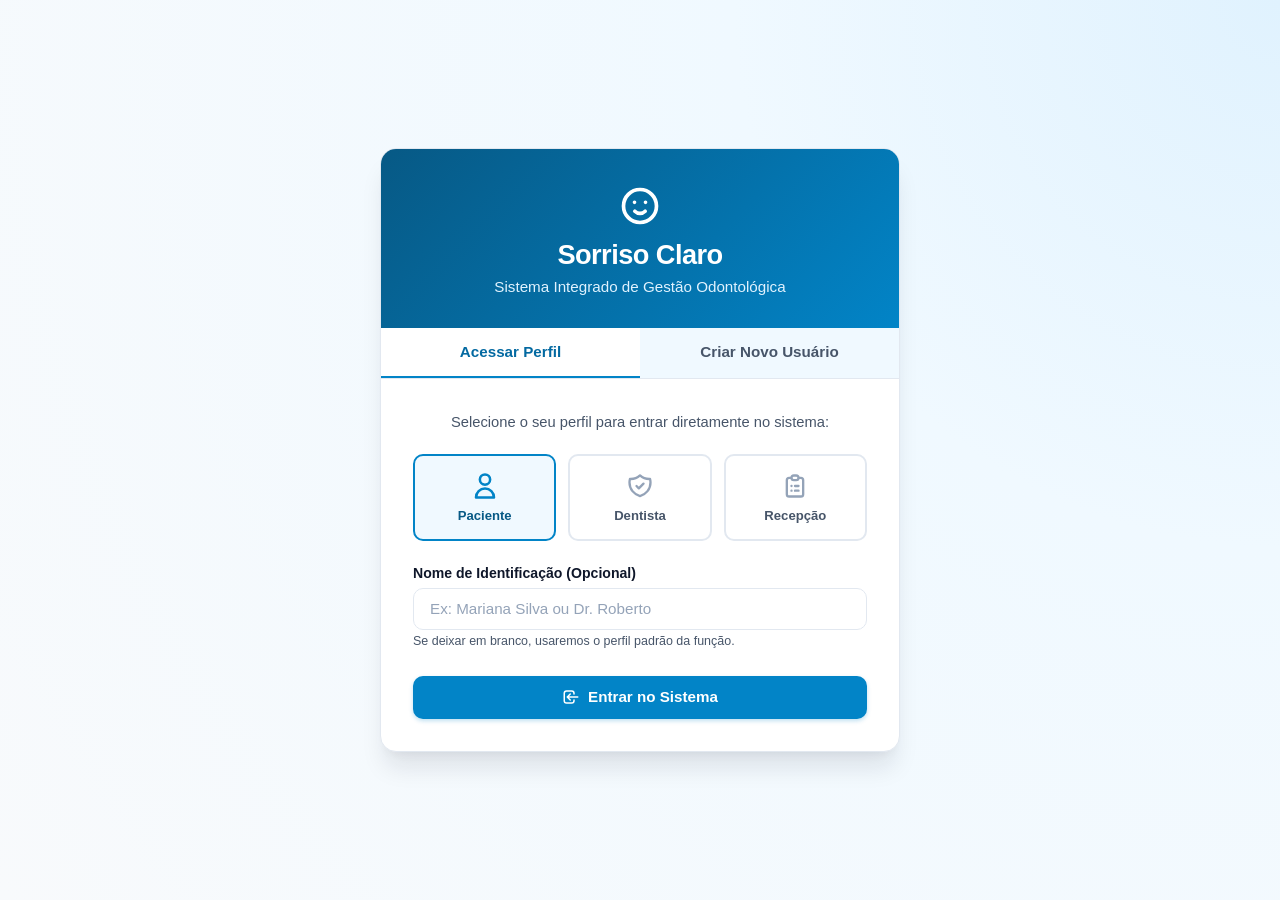
<file: src/main/resources/static/index.html>
<!DOCTYPE html>
<html lang="pt-BR">
<head>
  <meta charset="UTF-8">
  <meta name="viewport" content="width=device-width, initial-scale=1.0">
  <title>Login & Cadastro - Clínica Odontológica Sorriso Claro</title>
  <link rel="stylesheet" href="css/style.css">
  <link rel="icon" href="data:image/svg+xml,<svg xmlns=%22http://www.w3.org/2000/svg%22 viewBox=%220 0 24 24%22 fill=%22%230284c7%22><path d=%22M12 2C6.48 2 2 6.48 2 12s4.48 10 10 10 10-4.48 10-10S17.52 2 12 2zm0 18c-4.41 0-8-3.59-8-8s3.59-8 8-8 8 3.59 8 8-3.59 8-8 8zm-5-9c.83 0 1.5-.67 1.5-1.5S7.83 8 7 8s-1.5.67-1.5 1.5S6.17 11 7 11zm10 0c.83 0 1.5-.67 1.5-1.5S17.83 8 17 8s-1.5.67-1.5 1.5.67 1.5 1.5 1.5zm-5 6.5c2.33 0 4.31-1.46 5.11-3.5H6.89c.8 2.04 2.78 3.5 5.11 3.5z%22/></svg>">
</head>
<body class="auth-page">

  <div class="auth-container">
    
    <header class="auth-header">
      <div style="display:flex; justify-content:center; margin-bottom:0.5rem;">
        <svg width="44" height="44" fill="none" viewBox="0 0 24 24" stroke="currentColor">
          <path stroke-linecap="round" stroke-linejoin="round" stroke-width="2" d="M14.828 14.828a4 4 0 01-5.656 0M9 10h.01M15 10h.01M21 12a9 9 0 11-18 0 9 9 0 0118 0z" />
        </svg>
      </div>
      <h1>Sorriso Claro</h1>
      <p>Sistema Integrado de Gestão Odontológica</p>
    </header>

    
    <div class="auth-tabs">
      <button type="button" class="auth-tab-btn active" id="tab-btn-login" onclick="switchAuthTab('login')">
        Acessar Perfil
      </button>
      <button type="button" class="auth-tab-btn" id="tab-btn-register" onclick="switchAuthTab('register')">
        Criar Novo Usuário
      </button>
    </div>

    
    <div class="auth-body" id="tab-login">
      <p style="margin-bottom:1.25rem; font-size:0.92rem; text-align:center;">
        Selecione o seu perfil para entrar diretamente no sistema:
      </p>

      <form id="form-login" onsubmit="handleLoginSubmit(event)">
        <div class="role-selector">
          <label class="role-option">
            <input type="radio" name="login_role" value="paciente" checked>
            <div class="role-card">
              <svg fill="none" viewBox="0 0 24 24" stroke="currentColor">
                <path stroke-linecap="round" stroke-linejoin="round" stroke-width="2" d="M16 7a4 4 0 11-8 0 4 4 0 018 0zM12 14a7 7 0 00-7 7h14a7 7 0 00-7-7z" />
              </svg>
              <span>Paciente</span>
            </div>
          </label>

          <label class="role-option">
            <input type="radio" name="login_role" value="dentista">
            <div class="role-card">
              <svg fill="none" viewBox="0 0 24 24" stroke="currentColor">
                <path stroke-linecap="round" stroke-linejoin="round" stroke-width="2" d="M9 12l2 2 4-4m5.618-4.016A11.955 11.955 0 0112 2.944a11.955 11.955 0 01-8.618 3.04A12.02 12.02 0 003 9c0 5.591 3.824 10.29 9 11.622 5.176-1.332 9-6.03 9-11.622 0-1.042-.133-2.052-.382-3.016z" />
              </svg>
              <span>Dentista</span>
            </div>
          </label>

          <label class="role-option">
            <input type="radio" name="login_role" value="recepcionista">
            <div class="role-card">
              <svg fill="none" viewBox="0 0 24 24" stroke="currentColor">
                <path stroke-linecap="round" stroke-linejoin="round" stroke-width="2" d="M9 5H7a2 2 0 00-2 2v12a2 2 0 002 2h10a2 2 0 002-2V7a2 2 0 00-2-2h-2M9 5a2 2 0 002 2h2a2 2 0 002-2M9 5a2 2 0 012-2h2a2 2 0 012 2m-3 7h3m-3 4h3m-6-4h.01M9 16h.01" />
              </svg>
              <span>Recepção</span>
            </div>
          </label>
        </div>

        <div class="form-group">
          <label class="form-label" for="login-name">Nome de Identificação (Opcional)</label>
          <input type="text" id="login-name" class="form-control" placeholder="Ex: Mariana Silva ou Dr. Roberto">
          <small class="form-help">Se deixar em branco, usaremos o perfil padrão da função.</small>
        </div>

        <button type="submit" class="btn btn-primary" style="width:100%; margin-top:0.5rem;">
          <svg fill="none" viewBox="0 0 24 24" stroke="currentColor">
            <path stroke-linecap="round" stroke-linejoin="round" stroke-width="2" d="M11 16l-4-4m0 0l4-4m-4 4h14m-5 4v1a3 3 0 01-3 3H6a3 3 0 01-3-3V7a3 3 0 013-3h7a3 3 0 013 3v1" />
          </svg>
          Entrar no Sistema
        </button>
      </form>
    </div>

    
    <div class="auth-body" id="tab-register" style="display:none;">
      <p style="margin-bottom:1.25rem; font-size:0.92rem; text-align:center;">
        Selecione o tipo de usuário que deseja cadastrar na API:
      </p>

      <div class="role-selector" style="margin-bottom:1.25rem;">
        <label class="role-option">
          <input type="radio" name="register_role" value="paciente" checked onchange="updateRegisterFormFields()">
          <div class="role-card">
            <svg fill="none" viewBox="0 0 24 24" stroke="currentColor">
              <path stroke-linecap="round" stroke-linejoin="round" stroke-width="2" d="M16 7a4 4 0 11-8 0 4 4 0 018 0zM12 14a7 7 0 00-7 7h14a7 7 0 00-7-7z" />
            </svg>
            <span>Paciente</span>
          </div>
        </label>

        <label class="role-option">
          <input type="radio" name="register_role" value="dentista" onchange="updateRegisterFormFields()">
          <div class="role-card">
            <svg fill="none" viewBox="0 0 24 24" stroke="currentColor">
              <path stroke-linecap="round" stroke-linejoin="round" stroke-width="2" d="M9 12l2 2 4-4m5.618-4.016A11.955 11.955 0 0112 2.944a11.955 11.955 0 01-8.618 3.04A12.02 12.02 0 003 9c0 5.591 3.824 10.29 9 11.622 5.176-1.332 9-6.03 9-11.622 0-1.042-.133-2.052-.382-3.016z" />
            </svg>
            <span>Dentista</span>
          </div>
        </label>

        <label class="role-option">
          <input type="radio" name="register_role" value="recepcionista" onchange="updateRegisterFormFields()">
          <div class="role-card">
            <svg fill="none" viewBox="0 0 24 24" stroke="currentColor">
              <path stroke-linecap="round" stroke-linejoin="round" stroke-width="2" d="M9 5H7a2 2 0 00-2 2v12a2 2 0 002 2h10a2 2 0 002-2V7a2 2 0 00-2-2h-2M9 5a2 2 0 002 2h2a2 2 0 002-2M9 5a2 2 0 012-2h2a2 2 0 012 2m-3 7h3m-3 4h3m-6-4h.01M9 16h.01" />
            </svg>
            <span>Recepção</span>
          </div>
        </label>
      </div>

      
      <form id="form-register" onsubmit="handleRegisterSubmit(event)">
        <div id="dynamic-register-fields">
          
        </div>

        <div id="register-feedback" style="margin-top:1rem;"></div>

        <button type="submit" id="btn-submit-register" class="btn btn-primary" style="width:100%; margin-top:0.75rem;">
          <svg fill="none" viewBox="0 0 24 24" stroke="currentColor">
            <path stroke-linecap="round" stroke-linejoin="round" stroke-width="2" d="M18 9v3m0 0v3m0-3h3m-3 0h-3m-2-5a4 4 0 11-8 0 4 4 0 018 0zM3 20a6 6 0 0112 0v1H3v-1z" />
          </svg>
          Cadastrar Usuário na API
        </button>
      </form>
    </div>
  </div>

  <script src="js/api.js"></script>
  <script src="js/ui.js"></script>
  <script src="js/login.js"></script>
</body>
</html>
</file>
<file: src/main/resources/static/css/style.css>
:root {
  
  --primary-900: #0c4a6e;
  --primary-800: #075985;
  --primary-700: #0369a1;
  --primary-600: #0284c7;
  --primary-500: #0ea5e9;
  --primary-400: #38bdf8;
  --primary-300: #7dd3fc;
  --primary-200: #bae6fd;
  --primary-100: #e0f2fe;
  --primary-50:  #f0f9ff;

  
  --bg-page: #f8fafc;
  --surface: #ffffff;
  --surface-alt: #f1f5f9;
  --surface-hover: #e2e8f0;
  --border-light: #e2e8f0;
  --border-focus: #38bdf8;

  
  --text-main: #0f172a;
  --text-muted: #475569;
  --text-light: #94a3b8;
  --text-inverse: #ffffff;

  
  --success: #059669;
  --success-bg: #ecfdf5;
  --success-border: #a7f3d0;

  --warning: #d97706;
  --warning-bg: #fffbeb;
  --warning-border: #fde68a;

  --danger: #dc2626;
  --danger-bg: #fef2f2;
  --danger-border: #fecaca;

  --info: #0284c7;
  --info-bg: #f0f9ff;
  --info-border: #bae6fd;

  
  --shadow-sm: 0 1px 2px 0 rgba(15, 23, 42, 0.05);
  --shadow-md: 0 4px 6px -1px rgba(15, 23, 42, 0.08), 0 2px 4px -2px rgba(15, 23, 42, 0.05);
  --shadow-lg: 0 10px 15px -3px rgba(15, 23, 42, 0.08), 0 4px 6px -4px rgba(15, 23, 42, 0.03);
  --shadow-xl: 0 20px 25px -5px rgba(15, 23, 42, 0.1), 0 8px 10px -6px rgba(15, 23, 42, 0.05);

  --radius-sm: 6px;
  --radius-md: 10px;
  --radius-lg: 16px;
  --radius-full: 9999px;

  
  --transition-fast: 0.18s cubic-bezier(0.4, 0, 0.2, 1);
  --transition-normal: 0.28s cubic-bezier(0.4, 0, 0.2, 1);
  --transition-slow: 0.45s cubic-bezier(0.4, 0, 0.2, 1);
}

*, *::before, *::after {
  box-sizing: border-box;
  margin: 0;
  padding: 0;
}

html {
  font-size: 16px;
  scroll-behavior: smooth;
  font-family: -apple-system, BlinkMacSystemFont, 'Segoe UI', Roboto, Helvetica, Arial, sans-serif;
  color: var(--text-main);
  background-color: var(--bg-page);
  -webkit-font-smoothing: antialiased;
}

body {
  min-height: 100vh;
  display: flex;
  flex-direction: column;
  background: linear-gradient(180deg, #f0f9ff 0%, #f8fafc 240px);
}

h1, h2, h3, h4 {
  color: var(--primary-900);
  font-weight: 700;
  line-height: 1.25;
  letter-spacing: -0.02em;
}

h1 { font-size: 2rem; }
h2 { font-size: 1.5rem; }
h3 { font-size: 1.25rem; }
h4 { font-size: 1.05rem; }

p {
  line-height: 1.6;
  color: var(--text-muted);
}

a {
  color: var(--primary-600);
  text-decoration: none;
  transition: color var(--transition-fast);
}

a:hover {
  color: var(--primary-800);
}

.site-header {
  position: sticky;
  top: 0;
  z-index: 50;
  background: rgba(255, 255, 255, 0.94);
  backdrop-filter: blur(12px);
  border-bottom: 1px solid var(--border-light);
  box-shadow: var(--shadow-sm);
  transition: all var(--transition-normal);
}

.header-container {
  max-width: 1240px;
  margin: 0 auto;
  padding: 0.85rem 1.5rem;
  display: flex;
  align-items: center;
  justify-content: space-between;
}

.brand-logo {
  display: flex;
  align-items: center;
  gap: 0.75rem;
  font-size: 1.25rem;
  font-weight: 800;
  color: var(--primary-800);
  text-decoration: none;
}

.brand-logo svg {
  width: 32px;
  height: 32px;
  color: var(--primary-600);
  filter: drop-shadow(0 2px 4px rgba(2, 132, 199, 0.2));
  transition: transform var(--transition-normal);
}

.brand-logo:hover svg {
  transform: rotate(-8deg) scale(1.05);
}

.nav-links {
  display: flex;
  align-items: center;
  gap: 0.5rem;
  list-style: none;
}

.nav-item a {
  display: flex;
  align-items: center;
  gap: 0.4rem;
  padding: 0.55rem 0.95rem;
  font-size: 0.92rem;
  font-weight: 600;
  color: var(--text-muted);
  border-radius: var(--radius-md);
  transition: all var(--transition-fast);
}

.nav-item a:hover {
  color: var(--primary-700);
  background-color: var(--primary-50);
}

.nav-item.active a {
  color: var(--primary-700);
  background-color: var(--primary-100);
  box-shadow: inset 0 0 0 1px var(--primary-200);
}

.user-badge-container {
  display: flex;
  align-items: center;
  gap: 0.75rem;
}

.user-role-badge {
  display: inline-flex;
  align-items: center;
  gap: 0.35rem;
  padding: 0.35rem 0.85rem;
  background-color: var(--primary-50);
  border: 1px solid var(--primary-200);
  color: var(--primary-800);
  border-radius: var(--radius-full);
  font-size: 0.82rem;
  font-weight: 700;
  text-transform: uppercase;
  letter-spacing: 0.04em;
}

.btn-logout {
  display: inline-flex;
  align-items: center;
  gap: 0.4rem;
  padding: 0.45rem 0.85rem;
  font-size: 0.85rem;
  font-weight: 600;
  color: var(--danger);
  background-color: var(--danger-bg);
  border: 1px solid var(--danger-border);
  border-radius: var(--radius-md);
  cursor: pointer;
  transition: all var(--transition-fast);
}

.btn-logout:hover {
  background-color: #fee2e2;
  transform: translateY(-1px);
}

.main-wrapper {
  flex: 1;
  max-width: 1240px;
  width: 100%;
  margin: 0 auto;
  padding: 2rem 1.5rem 3.5rem;
  animation: pageFadeIn var(--transition-normal);
}

@keyframes pageFadeIn {
  from {
    opacity: 0;
    transform: translateY(8px);
  }
  to {
    opacity: 1;
    transform: translateY(0);
  }
}

.page-hero {
  margin-bottom: 2rem;
  display: flex;
  flex-direction: column;
  gap: 0.5rem;
}

.page-hero .subtitle {
  font-size: 1.05rem;
  color: var(--text-muted);
}

.hero-actions {
  display: flex;
  align-items: center;
  gap: 0.75rem;
  margin-top: 0.75rem;
}

.grid-dashboard {
  display: grid;
  grid-template-columns: repeat(auto-fit, minmax(280px, 1fr));
  gap: 1.5rem;
  margin-bottom: 2rem;
}

.card {
  background: var(--surface);
  border: 1px solid var(--border-light);
  border-radius: var(--radius-lg);
  padding: 1.5rem;
  box-shadow: var(--shadow-sm);
  transition: transform var(--transition-normal), box-shadow var(--transition-normal), border-color var(--transition-normal);
  position: relative;
  overflow: hidden;
}

.card:hover {
  border-color: var(--primary-200);
  box-shadow: var(--shadow-md);
}

.card-header {
  display: flex;
  align-items: center;
  justify-content: space-between;
  margin-bottom: 1.25rem;
  padding-bottom: 0.75rem;
  border-bottom: 1px solid var(--border-light);
}

.card-title {
  font-size: 1.2rem;
  color: var(--primary-900);
  display: flex;
  align-items: center;
  gap: 0.5rem;
}

.card-title svg {
  color: var(--primary-600);
  width: 22px;
  height: 22px;
}

.stat-card {
  display: flex;
  align-items: center;
  gap: 1.25rem;
  background: var(--surface);
  border: 1px solid var(--border-light);
  border-radius: var(--radius-lg);
  padding: 1.25rem 1.5rem;
  box-shadow: var(--shadow-sm);
  transition: all var(--transition-normal);
}

.stat-card:hover {
  transform: translateY(-2px);
  box-shadow: var(--shadow-md);
  border-color: var(--primary-300);
}

.stat-icon {
  width: 52px;
  height: 52px;
  border-radius: var(--radius-md);
  background-color: var(--primary-50);
  color: var(--primary-600);
  display: flex;
  align-items: center;
  justify-content: center;
  flex-shrink: 0;
}

.stat-icon svg {
  width: 28px;
  height: 28px;
}

.stat-info .stat-value {
  font-size: 1.85rem;
  font-weight: 800;
  color: var(--primary-900);
  line-height: 1.1;
}

.stat-info .stat-label {
  font-size: 0.88rem;
  color: var(--text-muted);
  font-weight: 500;
}

.form-group {
  margin-bottom: 1.2rem;
  position: relative;
}

.form-label {
  display: block;
  font-size: 0.88rem;
  font-weight: 600;
  color: var(--text-main);
  margin-bottom: 0.4rem;
}

.form-label .required {
  color: var(--danger);
  margin-left: 2px;
}

.form-control {
  width: 100%;
  padding: 0.72rem 1rem;
  font-size: 0.95rem;
  color: var(--text-main);
  background-color: var(--surface);
  border: 1px solid var(--border-light);
  border-radius: var(--radius-md);
  outline: none;
  transition: border-color var(--transition-fast), box-shadow var(--transition-fast), background-color var(--transition-fast);
}

.form-control:focus {
  border-color: var(--primary-500);
  box-shadow: 0 0 0 3px rgba(14, 165, 233, 0.2);
  background-color: #fff;
}

.form-control::placeholder {
  color: var(--text-light);
}

select.form-control {
  appearance: none;
  background-image: url("data:image/svg+xml,%3Csvg xmlns='http://www.w3.org/2000/svg' fill='none' viewBox='0 0 24 24' stroke='%230284c7'%3E%3Cpath stroke-linecap='round' stroke-linejoin='round' stroke-width='2' d='M19 9l-7 7-7-7'%3E%3C/path%3E%3C/svg%3E");
  background-repeat: no-repeat;
  background-position: right 0.85rem center;
  background-size: 1.1rem;
  padding-right: 2.5rem;
  cursor: pointer;
}

textarea.form-control {
  min-height: 90px;
  resize: vertical;
}

.form-row {
  display: grid;
  grid-template-columns: repeat(auto-fit, minmax(220px, 1fr));
  gap: 1rem;
}

.form-help {
  display: block;
  font-size: 0.78rem;
  color: var(--text-muted);
  margin-top: 0.3rem;
}

.form-error-msg {
  display: none;
  font-size: 0.78rem;
  color: var(--danger);
  margin-top: 0.3rem;
  font-weight: 500;
}

.form-control.is-invalid {
  border-color: var(--danger);
  background-color: #fffafb;
}

.form-control.is-invalid + .form-error-msg {
  display: block;
}

.btn {
  display: inline-flex;
  align-items: center;
  justify-content: center;
  gap: 0.5rem;
  padding: 0.72rem 1.4rem;
  font-size: 0.95rem;
  font-weight: 600;
  border-radius: var(--radius-md);
  border: 1px solid transparent;
  cursor: pointer;
  transition: all var(--transition-fast);
  user-select: none;
  text-decoration: none;
  line-height: 1.2;
}

.btn:active {
  transform: translateY(1px);
}

.btn-primary {
  background-color: var(--primary-600);
  color: var(--text-inverse);
  box-shadow: 0 2px 4px rgba(2, 132, 199, 0.25);
}

.btn-primary:hover {
  background-color: var(--primary-700);
  box-shadow: 0 4px 8px rgba(2, 132, 199, 0.32);
  color: var(--text-inverse);
}

.btn-secondary {
  background-color: var(--primary-50);
  color: var(--primary-700);
  border-color: var(--primary-200);
}

.btn-secondary:hover {
  background-color: var(--primary-100);
  border-color: var(--primary-300);
  color: var(--primary-800);
}

.btn-outline {
  background-color: transparent;
  color: var(--text-muted);
  border-color: var(--border-light);
}

.btn-outline:hover {
  background-color: var(--surface-alt);
  color: var(--text-main);
  border-color: #cbd5e1;
}

.btn-danger {
  background-color: var(--danger);
  color: #fff;
}

.btn-danger:hover {
  background-color: #b91c1c;
}

.btn-sm {
  padding: 0.42rem 0.8rem;
  font-size: 0.82rem;
  border-radius: var(--radius-sm);
}

.btn-icon {
  width: 36px;
  height: 36px;
  padding: 0;
  border-radius: var(--radius-md);
  display: inline-flex;
  align-items: center;
  justify-content: center;
}

.btn svg {
  width: 18px;
  height: 18px;
  flex-shrink: 0;
}

.btn:disabled, .btn[disabled] {
  opacity: 0.6;
  cursor: not-allowed;
  pointer-events: none;
}

.table-responsive {
  width: 100%;
  overflow-x: auto;
  border-radius: var(--radius-lg);
  border: 1px solid var(--border-light);
  background: var(--surface);
  box-shadow: var(--shadow-sm);
}

.table-custom {
  width: 100%;
  border-collapse: collapse;
  text-align: left;
  font-size: 0.92rem;
}

.table-custom thead {
  background-color: var(--primary-50);
  border-bottom: 2px solid var(--primary-100);
}

.table-custom th {
  padding: 0.95rem 1.25rem;
  font-weight: 700;
  color: var(--primary-900);
  text-transform: uppercase;
  font-size: 0.78rem;
  letter-spacing: 0.04em;
}

.table-custom td {
  padding: 1rem 1.25rem;
  border-bottom: 1px solid var(--border-light);
  color: var(--text-main);
  vertical-align: middle;
}

.table-custom tbody tr {
  transition: background-color var(--transition-fast);
}

.table-custom tbody tr:hover {
  background-color: #f8fafc;
}

.table-custom tbody tr:last-child td {
  border-bottom: none;
}

.table-actions {
  display: flex;
  align-items: center;
  gap: 0.4rem;
}

.badge {
  display: inline-flex;
  align-items: center;
  gap: 0.35rem;
  padding: 0.28rem 0.75rem;
  border-radius: var(--radius-full);
  font-size: 0.78rem;
  font-weight: 700;
  line-height: 1;
}

.badge-agendada {
  background-color: var(--info-bg);
  color: var(--info);
  border: 1px solid var(--info-border);
}

.badge-concluida {
  background-color: var(--success-bg);
  color: var(--success);
  border: 1px solid var(--success-border);
}

.badge-cancelada {
  background-color: var(--danger-bg);
  color: var(--danger);
  border: 1px solid var(--danger-border);
}

.badge-convenio {
  background-color: #f1f5f9;
  color: #334155;
  border: 1px solid #cbd5e1;
}

.badge-alerta {
  background-color: var(--warning-bg);
  color: var(--warning);
  border: 1px solid var(--warning-border);
}

.loading-spinner {
  display: inline-block;
  width: 24px;
  height: 24px;
  border: 3px solid var(--primary-100);
  border-top-color: var(--primary-600);
  border-radius: 50%;
  animation: spin 0.8s linear infinite;
}

@keyframes spin {
  to { transform: rotate(360deg); }
}

.loading-container {
  display: flex;
  flex-direction: column;
  align-items: center;
  justify-content: center;
  padding: 3.5rem 1.5rem;
  color: var(--text-muted);
  gap: 1rem;
}

.skeleton {
  background: linear-gradient(90deg, #f1f5f9 25%, #e2e8f0 50%, #f1f5f9 75%);
  background-size: 200% 100%;
  animation: shimmer 1.5s infinite;
  border-radius: var(--radius-sm);
}

@keyframes shimmer {
  0% { background-position: 200% 0; }
  100% { background-position: -200% 0; }
}

.skeleton-text {
  height: 16px;
  margin-bottom: 8px;
  width: 100%;
}

.skeleton-title {
  height: 24px;
  width: 60%;
  margin-bottom: 12px;
}

.empty-state {
  display: flex;
  flex-direction: column;
  align-items: center;
  justify-content: center;
  text-align: center;
  padding: 3.5rem 1.5rem;
  background-color: var(--surface);
  border: 2px dashed var(--border-light);
  border-radius: var(--radius-lg);
  margin: 1rem 0;
}

.empty-state-icon {
  width: 64px;
  height: 64px;
  color: var(--primary-400);
  background-color: var(--primary-50);
  border-radius: 50%;
  display: flex;
  align-items: center;
  justify-content: center;
  margin-bottom: 1rem;
}

.empty-state-icon svg {
  width: 32px;
  height: 32px;
}

.empty-state h3 {
  font-size: 1.15rem;
  color: var(--primary-900);
  margin-bottom: 0.35rem;
}

.empty-state p {
  font-size: 0.92rem;
  max-width: 380px;
  margin-bottom: 1.25rem;
}

.alert {
  display: flex;
  align-items: flex-start;
  gap: 0.85rem;
  padding: 1rem 1.25rem;
  border-radius: var(--radius-md);
  margin-bottom: 1.25rem;
  font-size: 0.92rem;
  line-height: 1.5;
  animation: slideDown var(--transition-fast);
}

@keyframes slideDown {
  from {
    opacity: 0;
    transform: translateY(-8px);
  }
  to {
    opacity: 1;
    transform: translateY(0);
  }
}

.alert-danger {
  background-color: var(--danger-bg);
  border: 1px solid var(--danger-border);
  color: #991b1b;
}

.alert-warning {
  background-color: var(--warning-bg);
  border: 1px solid var(--warning-border);
  color: #92400e;
}

.alert-success {
  background-color: var(--success-bg);
  border: 1px solid var(--success-border);
  color: #065f46;
}

.alert-info {
  background-color: var(--info-bg);
  border: 1px solid var(--info-border);
  color: #075985;
}

.alert svg {
  width: 22px;
  height: 22px;
  flex-shrink: 0;
  margin-top: 1px;
}

.alert-actions {
  margin-top: 0.5rem;
  display: flex;
  gap: 0.5rem;
}

.toast-container {
  position: fixed;
  bottom: 24px;
  right: 24px;
  z-index: 100;
  display: flex;
  flex-direction: column;
  gap: 0.75rem;
  max-width: 380px;
  pointer-events: none;
}

.toast {
  pointer-events: auto;
  display: flex;
  align-items: center;
  gap: 0.75rem;
  padding: 0.9rem 1.2rem;
  background-color: var(--surface);
  border-radius: var(--radius-md);
  box-shadow: var(--shadow-xl);
  border-left: 4px solid var(--primary-600);
  border-top: 1px solid var(--border-light);
  border-right: 1px solid var(--border-light);
  border-bottom: 1px solid var(--border-light);
  font-size: 0.92rem;
  color: var(--text-main);
  animation: toastIn var(--transition-normal);
  transition: all var(--transition-fast);
}

.toast.toast-success {
  border-left-color: var(--success);
}

.toast.toast-danger {
  border-left-color: var(--danger);
}

.toast.toast-warning {
  border-left-color: var(--warning);
}

.toast-icon {
  width: 20px;
  height: 20px;
  flex-shrink: 0;
}

.toast.toast-success .toast-icon { color: var(--success); }
.toast.toast-danger .toast-icon { color: var(--danger); }
.toast.toast-warning .toast-icon { color: var(--warning); }

@keyframes toastIn {
  from {
    opacity: 0;
    transform: translateY(16px) scale(0.96);
  }
  to {
    opacity: 1;
    transform: translateY(0) scale(1);
  }
}

.toast-closing {
  opacity: 0;
  transform: translateY(-8px) scale(0.96);
  transition: all var(--transition-fast);
}

.modal-backdrop {
  position: fixed;
  inset: 0;
  background-color: rgba(15, 23, 42, 0.45);
  backdrop-filter: blur(4px);
  z-index: 90;
  display: flex;
  align-items: center;
  justify-content: center;
  padding: 1.5rem;
  opacity: 0;
  visibility: hidden;
  transition: opacity var(--transition-fast), visibility var(--transition-fast);
}

.modal-backdrop.is-open {
  opacity: 1;
  visibility: visible;
}

.modal-dialog {
  background: var(--surface);
  border-radius: var(--radius-lg);
  max-width: 540px;
  width: 100%;
  box-shadow: var(--shadow-xl);
  border: 1px solid var(--border-light);
  overflow: hidden;
  transform: scale(0.95);
  transition: transform var(--transition-normal);
}

.modal-backdrop.is-open .modal-dialog {
  transform: scale(1);
}

.modal-header {
  padding: 1.25rem 1.5rem;
  border-bottom: 1px solid var(--border-light);
  display: flex;
  align-items: center;
  justify-content: space-between;
  background-color: var(--primary-50);
}

.modal-title {
  font-size: 1.2rem;
  font-weight: 700;
  color: var(--primary-900);
}

.modal-close {
  background: none;
  border: none;
  color: var(--text-light);
  cursor: pointer;
  padding: 0.25rem;
  border-radius: var(--radius-sm);
  transition: color var(--transition-fast);
}

.modal-close:hover {
  color: var(--text-main);
}

.modal-body {
  padding: 1.5rem;
  max-height: 75vh;
  overflow-y: auto;
}

.modal-footer {
  padding: 1rem 1.5rem;
  border-top: 1px solid var(--border-light);
  background-color: var(--surface-alt);
  display: flex;
  align-items: center;
  justify-content: flex-end;
  gap: 0.75rem;
}

.auth-page {
  min-height: 100vh;
  display: flex;
  align-items: center;
  justify-content: center;
  padding: 2rem 1.5rem;
  background: radial-gradient(circle at top right, #e0f2fe 0%, #f0f9ff 35%, #f8fafc 100%);
}

.auth-container {
  width: 100%;
  max-width: 520px;
  background: var(--surface);
  border: 1px solid var(--border-light);
  border-radius: var(--radius-lg);
  box-shadow: var(--shadow-xl);
  overflow: hidden;
}

.auth-header {
  background: linear-gradient(135deg, var(--primary-800) 0%, var(--primary-600) 100%);
  color: #fff;
  padding: 2.2rem 2rem 1.8rem;
  text-align: center;
}

.auth-header h1 {
  color: #fff;
  font-size: 1.7rem;
  margin-top: 0.6rem;
}

.auth-header p {
  color: var(--primary-100);
  font-size: 0.95rem;
  margin-top: 0.2rem;
}

.auth-tabs {
  display: flex;
  border-bottom: 1px solid var(--border-light);
  background: var(--primary-50);
}

.auth-tab-btn {
  flex: 1;
  padding: 0.95rem 1rem;
  background: none;
  border: none;
  font-size: 0.95rem;
  font-weight: 700;
  color: var(--text-muted);
  cursor: pointer;
  transition: all var(--transition-fast);
  border-bottom: 2px solid transparent;
}

.auth-tab-btn.active {
  color: var(--primary-700);
  background-color: var(--surface);
  border-bottom-color: var(--primary-600);
}

.auth-body {
  padding: 2rem;
}

.role-selector {
  display: grid;
  grid-template-columns: repeat(3, 1fr);
  gap: 0.75rem;
  margin-bottom: 1.5rem;
}

.role-option {
  position: relative;
}

.role-option input[type="radio"] {
  position: absolute;
  opacity: 0;
  pointer-events: none;
}

.role-card {
  display: flex;
  flex-direction: column;
  align-items: center;
  justify-content: center;
  padding: 1rem 0.5rem;
  border: 2px solid var(--border-light);
  border-radius: var(--radius-md);
  cursor: pointer;
  transition: all var(--transition-fast);
  text-align: center;
  gap: 0.5rem;
  background-color: var(--surface);
}

.role-card svg {
  width: 28px;
  height: 28px;
  color: var(--text-light);
  transition: color var(--transition-fast), transform var(--transition-fast);
}

.role-card span {
  font-size: 0.82rem;
  font-weight: 700;
  color: var(--text-muted);
}

.role-option input[type="radio"]:checked + .role-card {
  border-color: var(--primary-600);
  background-color: var(--primary-50);
}

.role-option input[type="radio"]:checked + .role-card svg {
  color: var(--primary-600);
  transform: scale(1.1);
}

.role-option input[type="radio"]:checked + .role-card span {
  color: var(--primary-800);
}

.site-footer {
  background: var(--surface);
  border-top: 1px solid var(--border-light);
  padding: 1.8rem 1.5rem;
  color: var(--text-muted);
  font-size: 0.88rem;
  margin-top: auto;
}

.footer-container {
  max-width: 1240px;
  margin: 0 auto;
  display: flex;
  align-items: center;
  justify-content: space-between;
  flex-wrap: wrap;
  gap: 1rem;
}

@media (max-width: 768px) {
  .header-container {
    flex-direction: column;
    gap: 1rem;
  }

  .nav-links {
    flex-wrap: wrap;
    justify-content: center;
  }

  .grid-dashboard {
    grid-template-columns: 1fr;
  }

  .auth-body {
    padding: 1.5rem;
  }

  .role-selector {
    grid-template-columns: 1fr;
  }

  .role-card {
    flex-direction: row;
    justify-content: flex-start;
    padding: 0.85rem 1rem;
  }

  .footer-container {
    flex-direction: column;
    text-align: center;
  }
}
</file>
